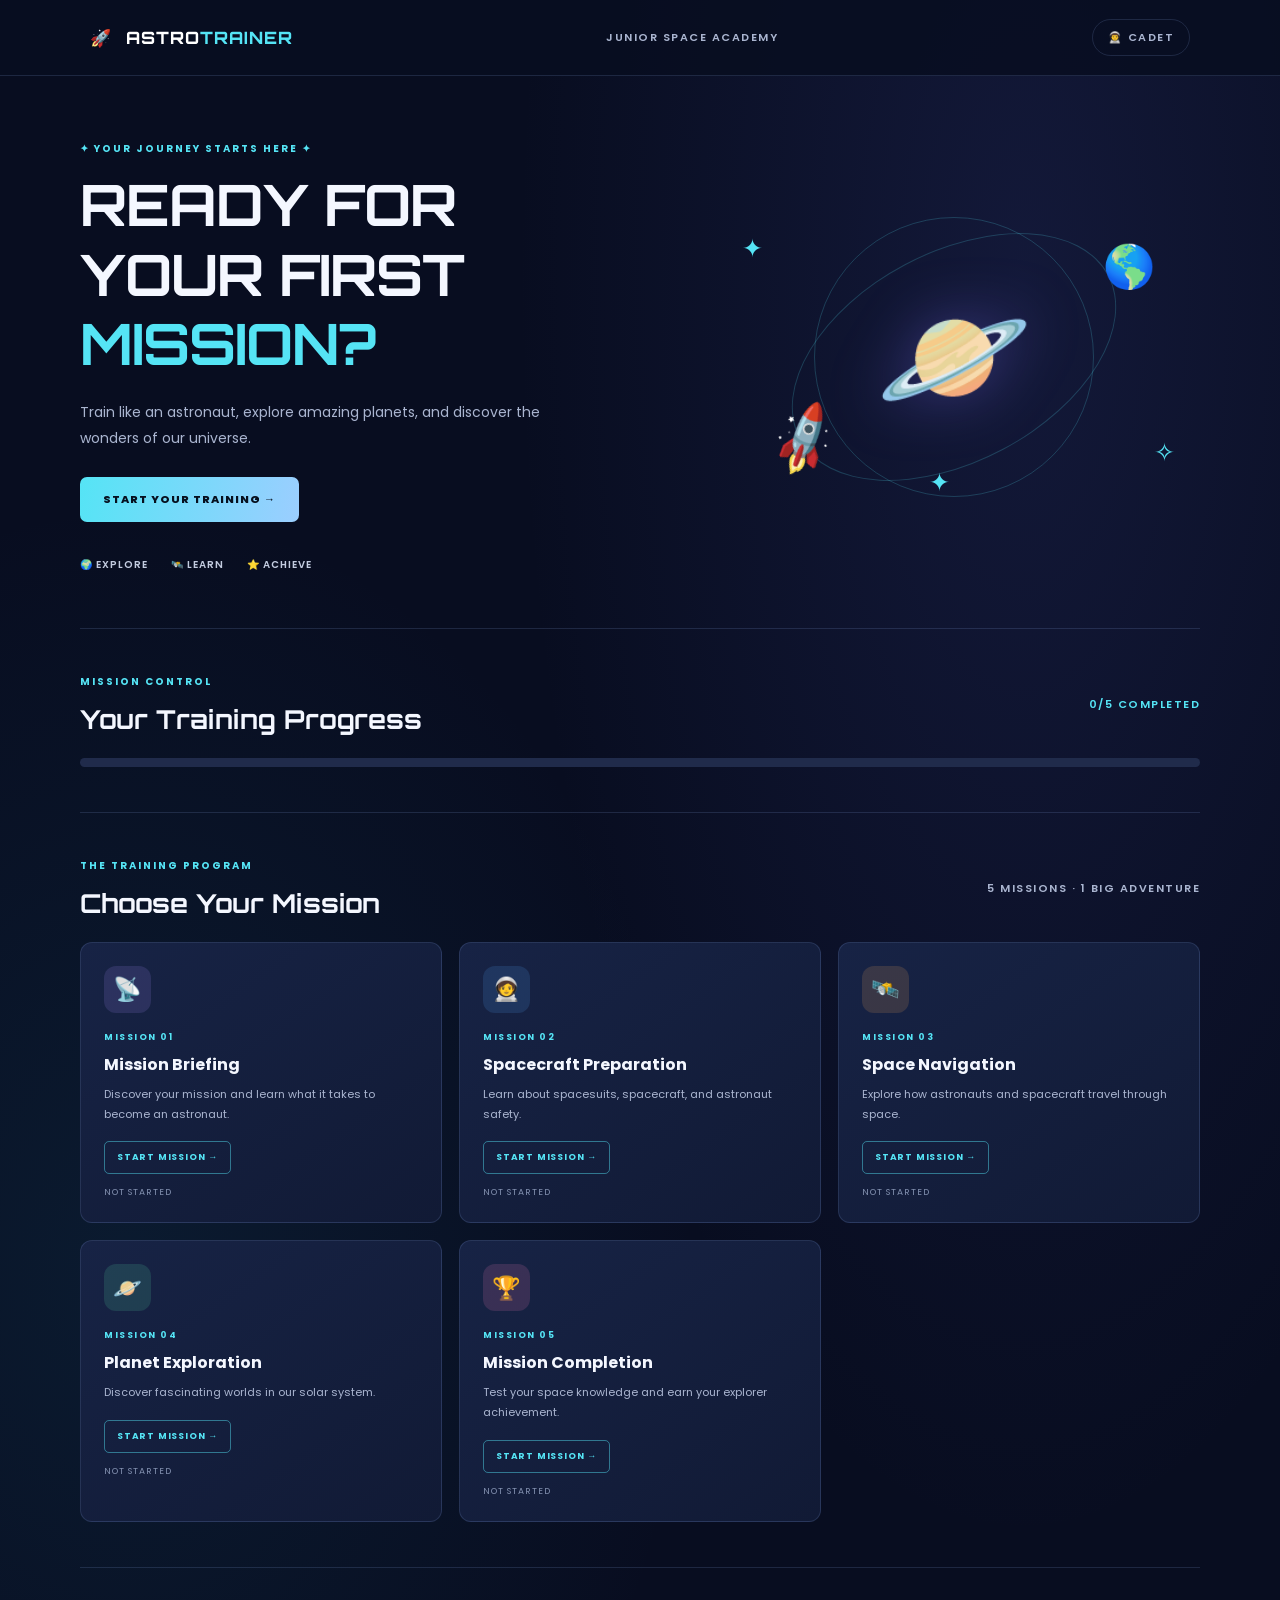
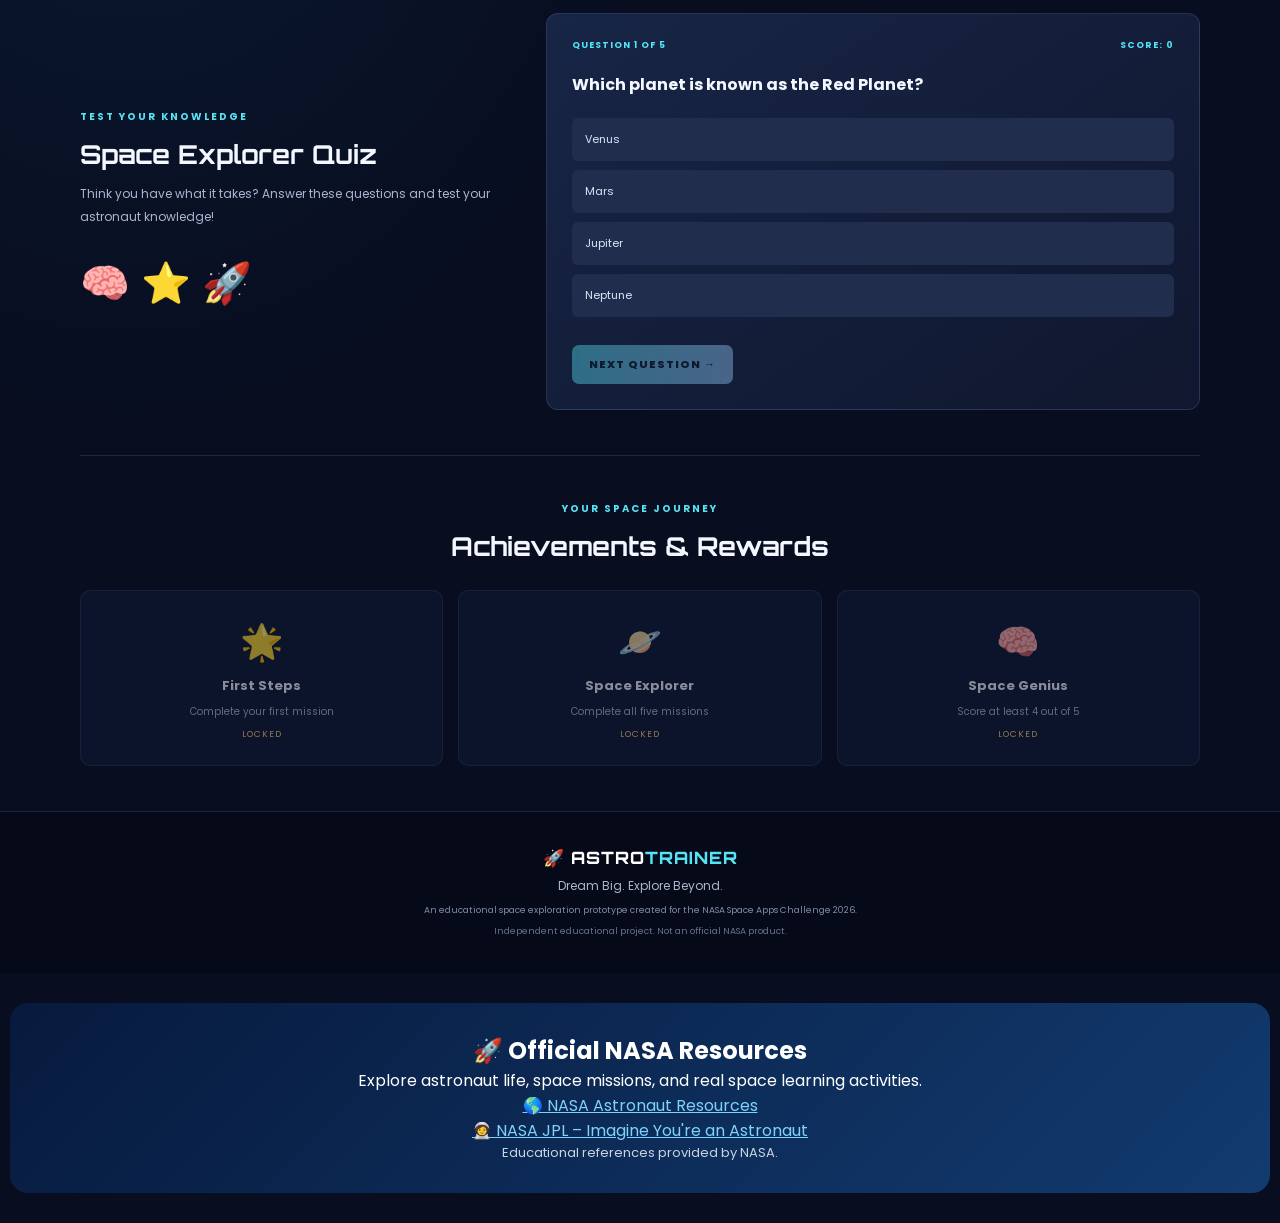
<file: index.html>
<!DOCTYPE html>
<html lang="en">
<head>
  <meta charset="UTF-8">
  <meta name="viewport" content="width=device-width, initial-scale=1.0">
  <meta name="description" content="An interactive astronaut training adventure for young space explorers.">
  <title>Junior Astronaut Mission Trainer</title>
  <link rel="stylesheet" href="style.css">
</head>
<body>
  <header class="topbar">
    <a class="brand" href="#">
      <span class="brand-icon">🚀</span>
      <span>ASTRO<span class="accent">TRAINER</span></span>
    </a>
    <span class="top-label">JUNIOR SPACE ACADEMY</span>
    <div class="pilot">👨‍🚀 <span>CADET</span></div>
  </header>

  <main>
    <section class="hero">
      <div class="hero-copy">
        <p class="eyebrow">✦ YOUR JOURNEY STARTS HERE ✦</p>
        <h1>READY FOR<br>YOUR FIRST <span>MISSION?</span></h1>
        <p class="hero-description">
          Train like an astronaut, explore amazing planets,
          and discover the wonders of our universe.
        </p>
        <button class="primary-button" id="beginButton">START YOUR TRAINING →</button>
        <div class="hero-facts">
          <span>🌍 EXPLORE</span>
          <span>🛰️ LEARN</span>
          <span>⭐ ACHIEVE</span>
        </div>
      </div>
      <div class="planet-scene" aria-label="Illustration of planets and a rocket">
        <div class="orbit orbit-one"></div>
        <div class="orbit orbit-two"></div>
        <div class="planet planet-main">🪐</div>
        <div class="planet planet-small">🌎</div>
        <div class="rocket-art">🚀</div>
        <span class="star star-one">✦</span>
        <span class="star star-two">✧</span>
        <span class="star star-three">✦</span>
      </div>
    </section>

    <section class="progress-section" id="training">
      <div class="section-heading">
        <div>
          <p class="eyebrow">MISSION CONTROL</p>
          <h2>Your Training Progress</h2>
        </div>
        <div class="progress-number"><span id="progressCount">0</span>/5 COMPLETED</div>
      </div>
      <div class="progress-track">
        <div class="progress-fill" id="progressFill"></div>
      </div>
    </section>

    <section class="missions-section">
      <div class="section-heading">
        <div>
          <p class="eyebrow">THE TRAINING PROGRAM</p>
          <h2>Choose Your Mission</h2>
        </div>
        <span class="section-note">5 MISSIONS · 1 BIG ADVENTURE</span>
      </div>

      <div class="mission-grid">
        <article class="mission-card">
          <div class="mission-icon purple">📡</div>
          <span class="mission-number">MISSION 01</span>
          <h3>Mission Briefing</h3>
          <p>Discover your mission and learn what it takes to become an astronaut.</p>
          <button class="mission-button" data-mission="0">START MISSION →</button>
          <span class="completion" id="status0">NOT STARTED</span>
        </article>

        <article class="mission-card">
          <div class="mission-icon blue">🧑‍🚀</div>
          <span class="mission-number">MISSION 02</span>
          <h3>Spacecraft Preparation</h3>
          <p>Learn about spacesuits, spacecraft, and astronaut safety.</p>
          <button class="mission-button" data-mission="1">START MISSION →</button>
          <span class="completion" id="status1">NOT STARTED</span>
        </article>

        <article class="mission-card">
          <div class="mission-icon orange">🛰️</div>
          <span class="mission-number">MISSION 03</span>
          <h3>Space Navigation</h3>
          <p>Explore how astronauts and spacecraft travel through space.</p>
          <button class="mission-button" data-mission="2">START MISSION →</button>
          <span class="completion" id="status2">NOT STARTED</span>
        </article>

        <article class="mission-card">
          <div class="mission-icon green">🪐</div>
          <span class="mission-number">MISSION 04</span>
          <h3>Planet Exploration</h3>
          <p>Discover fascinating worlds in our solar system.</p>
          <button class="mission-button" data-mission="3">START MISSION →</button>
          <span class="completion" id="status3">NOT STARTED</span>
        </article>

        <article class="mission-card">
          <div class="mission-icon pink">🏆</div>
          <span class="mission-number">MISSION 05</span>
          <h3>Mission Completion</h3>
          <p>Test your space knowledge and earn your explorer achievement.</p>
          <button class="mission-button" data-mission="4">START MISSION →</button>
          <span class="completion" id="status4">NOT STARTED</span>
        </article>
      </div>
    </section>

    <section class="mission-panel" id="missionPanel" hidden>
      <div class="panel-top">
        <div>
          <p class="eyebrow" id="panelNumber">MISSION 01</p>
          <h2 id="panelTitle">Mission Briefing</h2>
        </div>
        <button class="close-button" id="closePanel" aria-label="Close mission">✕</button>
      </div>
      <div class="panel-content">
        <div class="panel-illustration" id="panelIcon">📡</div>
        <div>
          <h3 id="panelSubtitle">Welcome, Cadet!</h3>
          <p id="panelDescription"></p>
          <div class="mission-fact" id="panelFact"></div>
          <button class="primary-button" id="completeMission">COMPLETE MISSION ✓</button>
        </div>
      </div>
    </section>

    <section class="quiz-section" id="quiz">
      <div class="quiz-intro">
        <p class="eyebrow">TEST YOUR KNOWLEDGE</p>
        <h2>Space Explorer Quiz</h2>
        <p>Think you have what it takes? Answer these questions and test your astronaut knowledge!</p>
        <div class="quiz-decoration">🧠 ⭐ 🚀</div>
      </div>
      <div class="quiz-box">
        <div class="quiz-meta">
          <span id="questionNumber">QUESTION 1 OF 5</span>
          <span id="quizScore">SCORE: 0</span>
        </div>
        <h3 id="questionText">Which planet is known as the Red Planet?</h3>
        <div class="answer-list" id="answerList"></div>
        <p class="quiz-feedback" id="quizFeedback" aria-live="polite"></p>
        <button class="primary-button" id="nextQuestion" disabled>NEXT QUESTION →</button>
        <div id="quizResult" hidden></div>
      </div>
    </section>

    <section class="achievement-section">
      <p class="eyebrow">YOUR SPACE JOURNEY</p>
      <h2>Achievements & Rewards</h2>
      <div class="achievement-grid">
        <div class="achievement" id="badgeFirst">
          <span>🌟</span>
          <strong>First Steps</strong>
          <small>Complete your first mission</small>
          <em>LOCKED</em>
        </div>
        <div class="achievement" id="badgeExplorer">
          <span>🪐</span>
          <strong>Space Explorer</strong>
          <small>Complete all five missions</small>
          <em>LOCKED</em>
        </div>
        <div class="achievement" id="badgeGenius">
          <span>🧠</span>
          <strong>Space Genius</strong>
          <small>Score at least 4 out of 5</small>
          <em>LOCKED</em>
        </div>
      </div>
    </section>
  </main>

  <footer>
    <div class="brand">🚀 ASTRO<span class="accent">TRAINER</span></div>
    <p>Dream Big. Explore Beyond.</p>
    <small>An educational space exploration prototype created for the NASA Space Apps Challenge 2026.</small>
    <small class="disclaimer">Independent educational project. Not an official NASA product.</small>
  </footer>

  <script src="script.js"></script>

<!-- NASA RESOURCES SECTION -->
<section style="
  background: linear-gradient(135deg, #071a3d, #123b70);
  color: white;
  padding: 30px;
  margin: 30px 10px;
  border-radius: 18px;
  text-align: center;
">

  <h2>🚀 Official NASA Resources</h2>

  <p>
    Explore astronaut life, space missions,
    and real space learning activities.
  </p>

  <p>
    <a href="https://www.nasa.gov/stem-content/astronauts/"
       target="_blank"
       rel="noopener noreferrer"
       style="color: #7dd3fc;">
       🌎 NASA Astronaut Resources
    </a>
  </p>

  <p>
    <a href="https://www.jpl.nasa.gov/edu/resources/project/imagine-youre-an-astronaut/"
       target="_blank"
       rel="noopener noreferrer"
       style="color: #7dd3fc;">
       🧑‍🚀 NASA JPL – Imagine You're an Astronaut
    </a>
  </p>

  <p style="font-size: 13px; color: #cbd5e1;">
    Educational references provided by NASA.
  </p>

</section>
<!-- END NASA RESOURCES -->

</body>
</html>
</file>
<file: style.css>
@import url('https://fonts.googleapis.com/css2?family=Orbitron:wght@500;600;700;800&family=Poppins:wght@400;500;600;700;800&display=swap');

:root {
  --bg: #080d20;
  --panel: #111a35;
  --panel-light: #172345;
  --text: #f4f7ff;
  --muted: #aab5d0;
  --cyan: #55e4f5;
  --purple: #a68aff;
  --line: rgba(157, 184, 255, 0.15);
}

* {
  box-sizing: border-box;
  margin: 0;
  padding: 0;
}

html {
  scroll-behavior: smooth;
}

body {
  min-height: 100vh;
  color: var(--text);
  background:
    radial-gradient(ellipse at 80% 10%, rgba(69, 77, 170, .18), transparent 35%),
    radial-gradient(ellipse at 10% 45%, rgba(29, 125, 160, .12), transparent 35%),
    var(--bg);
  font-family: 'Poppins', sans-serif;
}

button {
  font: inherit;
  cursor: pointer;
}

.topbar {
  height: 76px;
  padding: 0 7%;
  display: flex;
  align-items: center;
  justify-content: space-between;
  border-bottom: 1px solid var(--line);
  background: rgba(8, 13, 32, .85);
}

.brand {
  color: white;
  text-decoration: none;
  font-family: 'Orbitron', sans-serif;
  font-size: 17px;
  font-weight: 800;
  letter-spacing: 1px;
}

.brand-icon {
  margin-right: 8px;
}

.accent {
  color: var(--cyan);
}

.top-label, .pilot, .section-note, .progress-number {
  color: var(--muted);
  font-size: 11px;
  font-weight: 600;
  letter-spacing: 1.5px;
}

.pilot {
  padding: 9px 15px;
  border: 1px solid var(--line);
  border-radius: 30px;
}

main {
  width: min(1120px, 88%);
  margin: auto;
}

.hero {
  min-height: 490px;
  display: grid;
  grid-template-columns: 1.1fr .9fr;
  align-items: center;
  gap: 25px;
  padding: 65px 0 55px;
}

.eyebrow {
  color: var(--cyan);
  font-size: 10px;
  font-weight: 700;
  letter-spacing: 2px;
  margin-bottom: 13px;
}

.hero h1 {
  font-family: 'Orbitron', sans-serif;
  font-size: clamp(35px, 5vw, 57px);
  line-height: 1.22;
  letter-spacing: -1px;
}

.hero h1 span {
  color: var(--cyan);
}

.hero-description {
  max-width: 460px;
  color: var(--muted);
  font-size: 14px;
  line-height: 1.9;
  margin: 20px 0 25px;
}

.primary-button {
  padding: 14px 23px;
  border: 0;
  border-radius: 7px;
  color: #06101e;
  background: linear-gradient(100deg, var(--cyan), #9bceff);
  font-size: 11px;
  font-weight: 800;
  letter-spacing: 1px;
  transition: .2s ease;
}

.primary-button:hover {
  transform: translateY(-3px);
  box-shadow: 0 8px 25px rgba(85, 228, 245, .2);
}

.hero-facts {
  display: flex;
  gap: 23px;
  margin-top: 35px;
  color: #c3cce0;
  font-size: 10px;
  font-weight: 600;
  letter-spacing: 1px;
}

.planet-scene {
  position: relative;
  min-height: 330px;
  display: grid;
  place-items: center;
  overflow: hidden;
}

.orbit {
  position: absolute;
  width: 280px;
  height: 280px;
  border: 1px solid rgba(85, 228, 245, .2);
  border-radius: 50%;
}

.orbit-two {
  width: 350px;
  height: 210px;
  transform: rotate(-28deg);
}

.planet-main {
  font-size: 125px;
  filter: drop-shadow(0 0 30px rgba(130, 114, 255, .35));
  animation: float 5s ease-in-out infinite;
}

.planet-small {
  position: absolute;
  top: 43px;
  right: 45px;
  font-size: 42px;
}

.rocket-art {
  position: absolute;
  left: 13%;
  bottom: 42px;
  font-size: 53px;
  transform: rotate(-25deg);
  animation: float 4s ease-in-out infinite;
}

.star {
  position: absolute;
  color: var(--cyan);
  font-size: 25px;
}

.star-one { top: 38px; left: 35px; }
.star-two { right: 25px; bottom: 50px; }
.star-three { left: 45%; bottom: 20px; }

@keyframes float {
  0%, 100% { transform: translateY(0); }
  50% { transform: translateY(-13px); }
}

.progress-section, .missions-section, .quiz-section, .achievement-section {
  padding: 45px 0;
  border-top: 1px solid var(--line);
}

.section-heading {
  display: flex;
  align-items: center;
  justify-content: space-between;
  gap: 20px;
  margin-bottom: 23px;
}

.section-heading h2, .mission-panel h2, .achievement-section h2,
.quiz-intro h2 {
  font-family: 'Orbitron', sans-serif;
  font-size: clamp(20px, 3vw, 26px);
}

.progress-number {
  color: var(--cyan);
}

.progress-track {
  width: 100%;
  height: 9px;
  overflow: hidden;
  background: #202b4b;
  border-radius: 20px;
}

.progress-fill {
  width: 0;
  height: 100%;
  background: linear-gradient(90deg, #55e4f5, #a68aff);
  border-radius: 20px;
  transition: width .4s ease;
}

.mission-grid {
  display: grid;
  grid-template-columns: repeat(3, 1fr);
  gap: 17px;
}

.mission-card {
  padding: 23px;
  min-height: 270px;
  display: flex;
  flex-direction: column;
  align-items: flex-start;
  background: linear-gradient(145deg, var(--panel-light), var(--panel));
  border: 1px solid var(--line);
  border-radius: 12px;
  transition: .2s;
}

.mission-card:hover {
  transform: translateY(-4px);
  border-color: rgba(85, 228, 245, .45);
}

.mission-icon {
  width: 47px;
  height: 47px;
  display: grid;
  place-items: center;
  border-radius: 12px;
  font-size: 23px;
  margin-bottom: 18px;
}

.purple { background: rgba(166, 138, 255, .15); }
.blue { background: rgba(85, 170, 255, .15); }
.orange { background: rgba(255, 171, 91, .15); }
.green { background: rgba(90, 226, 165, .15); }
.pink { background: rgba(255, 130, 190, .15); }

.mission-number {
  color: var(--cyan);
  font-size: 9px;
  font-weight: 700;
  letter-spacing: 1.5px;
}

.mission-card h3 {
  margin: 8px 0;
  font-size: 16px;
}

.mission-card p {
  color: var(--muted);
  font-size: 11px;
  line-height: 1.8;
  margin-bottom: 17px;
}

.mission-button {
  padding: 9px 12px;
  color: var(--cyan);
  background: transparent;
  border: 1px solid rgba(85, 228, 245, .45);
  border-radius: 5px;
  font-size: 9px;
  font-weight: 700;
  letter-spacing: .8px;
}

.mission-button:hover {
  background: rgba(85, 228, 245, .1);
}

.completion {
  margin-top: 12px;
  color: #8290af;
  font-size: 9px;
  letter-spacing: 1px;
}

.mission-card.done .completion {
  color: #6de6b0;
}

.mission-card.done .mission-button {
  color: #6de6b0;
  border-color: #6de6b0;
}

.mission-panel {
  padding: 27px;
  margin: 15px 0 40px;
  border: 1px solid rgba(85, 228, 245, .35);
  border-radius: 13px;
  background: linear-gradient(140deg, #162649, #10172f);
}

.mission-panel[hidden] {
  display: none;
}

.panel-top {
  display: flex;
  justify-content: space-between;
  align-items: flex-start;
  gap: 15px;
}

.close-button {
  width: 34px;
  height: 34px;
  color: white;
  background: #263354;
  border: 0;
  border-radius: 50%;
}

.panel-content {
  display: grid;
  grid-template-columns: 150px 1fr;
  align-items: center;
  gap: 25px;
  margin-top: 23px;
}

.panel-illustration {
  display: grid;
  place-items: center;
  min-height: 140px;
  border-radius: 12px;
  background: rgba(85, 228, 245, .08);
  font-size: 65px;
}

.panel-content h3 {
  margin-bottom: 10px;
}

.panel-content p, .mission-fact {
  color: var(--muted);
  font-size: 12px;
  line-height: 1.9;
  margin-bottom: 13px;
}

.mission-fact {
  padding: 12px;
  border-left: 3px solid var(--cyan);
  background: rgba(85, 228, 245, .06);
}

.quiz-section {
  display: grid;
  grid-template-columns: .8fr 1.2fr;
  gap: 30px;
  align-items: center;
}

.quiz-intro p:not(.eyebrow) {
  color: var(--muted);
  font-size: 12px;
  line-height: 1.9;
  margin-top: 13px;
}

.quiz-decoration {
  font-size: 40px;
  margin-top: 24px;
}

.quiz-box {
  padding: 25px;
  background: linear-gradient(145deg, #172546, #10172e);
  border: 1px solid var(--line);
  border-radius: 12px;
}

.quiz-meta {
  display: flex;
  justify-content: space-between;
  color: var(--cyan);
  font-size: 9px;
  font-weight: 700;
  letter-spacing: 1px;
}

.quiz-box h3 {
  font-size: 16px;
  line-height: 1.6;
  margin: 20px 0;
}

.answer-list {
  display: grid;
  gap: 9px;
}

.answer-option {
  padding: 12px;
  text-align: left;
  color: #dce5f9;
  background: #202d4c;
  border: 1px solid transparent;
  border-radius: 6px;
  font-size: 11px;
}

.answer-option:hover:not(:disabled) {
  border-color: var(--cyan);
}

.answer-option.correct {
  background: rgba(60, 190, 130, .18);
  border-color: #57d99e;
}

.answer-option.wrong {
  background: rgba(240, 90, 110, .16);
  border-color: #f0788b;
}

.answer-option:disabled {
  cursor: default;
}

.quiz-feedback {
  min-height: 28px;
  padding: 9px 0;
  color: var(--cyan);
  font-size: 11px;
}

#nextQuestion {
  padding: 11px 17px;
}

#nextQuestion:disabled {
  opacity: .4;
  cursor: not-allowed;
}

#quizResult {
  padding-top: 15px;
  color: var(--cyan);
  font-weight: 700;
}

.achievement-section {
  text-align: center;
}

.achievement-grid {
  display: grid;
  grid-template-columns: repeat(3, 1fr);
  gap: 15px;
  margin-top: 28px;
}

.achievement {
  display: flex;
  flex-direction: column;
  align-items: center;
  gap: 8px;
  padding: 24px 12px;
  background: var(--panel);
  border: 1px solid var(--line);
  border-radius: 10px;
  opacity: .55;
}

.achievement.unlocked {
  opacity: 1;
  border-color: rgba(85, 228, 245, .5);
}

.achievement span {
  font-size: 35px;
}

.achievement strong {
  font-size: 13px;
}

.achievement small {
  color: var(--muted);
  font-size: 10px;
}

.achievement em {
  color: #ffcb77;
  font-size: 9px;
  font-style: normal;
  letter-spacing: 1px;
}

footer {
  padding: 35px 6%;
  text-align: center;
  background: #060a18;
  border-top: 1px solid var(--line);
}

footer p {
  color: var(--muted);
  font-size: 12px;
  margin: 9px 0;
}

footer small {
  display: block;
  color: #7f8ba7;
  font-size: 9px;
  margin-top: 8px;
}

footer .disclaimer {
  color: #66728d;
}

@media (max-width: 760px) {
  .topbar { padding: 0 5%; }
  .top-label { display: none; }
  main { width: 90%; }
  .hero {
    grid-template-columns: 1fr;
    padding: 48px 0 30px;
  }
  .planet-scene { min-height: 260px; }
  .mission-grid { grid-template-columns: repeat(2, 1fr); }
  .quiz-section { grid-template-columns: 1fr; }
}

@media (max-width: 480px) {
  .mission-grid, .achievement-grid { grid-template-columns: 1fr; }
  .section-heading { align-items: flex-start; flex-direction: column; }
  .panel-content { grid-template-columns: 1fr; }
  .panel-illustration { min-height: 100px; }
  .hero-facts { gap: 12px; }
  .pilot { font-size: 9px; }
}
</file>
